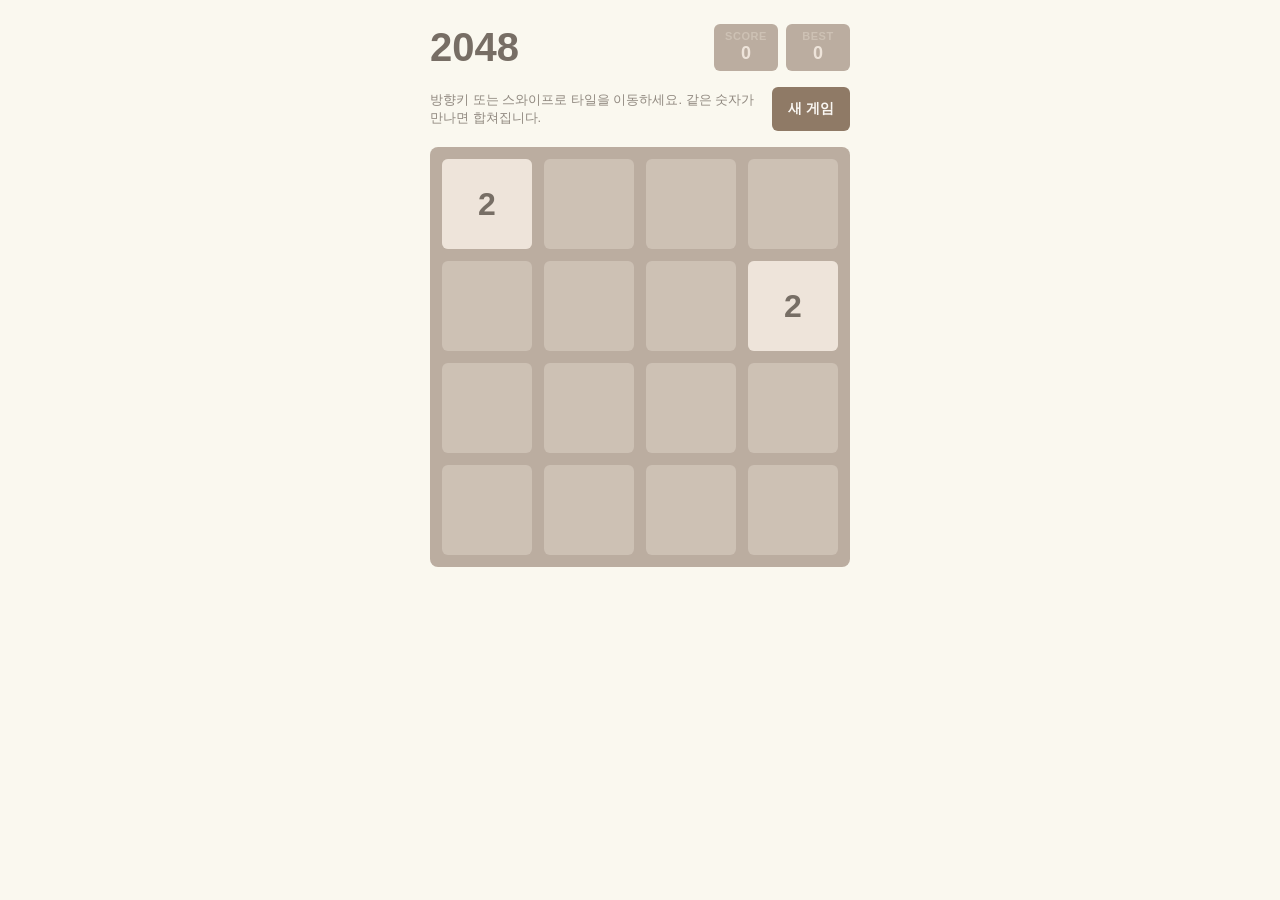
<file: apps/2048/index.html>
<!DOCTYPE html>
<html lang="ko">
<head>
<meta charset="UTF-8">
<meta name="viewport" content="width=device-width, initial-scale=1.0, maximum-scale=1.0, user-scalable=no">
<title>2048</title>
<link rel="stylesheet" href="style.css">
</head>
<body>
  <div class="app">
    <header class="app__header">
      <h1 class="app__title">2048</h1>
      <div class="scoreboard">
        <div class="scoreboard__box">
          <span class="scoreboard__label">SCORE</span>
          <span class="scoreboard__value" id="currentScore">0</span>
        </div>
        <div class="scoreboard__box">
          <span class="scoreboard__label">BEST</span>
          <span class="scoreboard__value" id="bestScore">0</span>
        </div>
      </div>
    </header>

    <div class="app__controls">
      <p class="app__hint">방향키 또는 스와이프로 타일을 이동하세요. 같은 숫자가 만나면 합쳐집니다.</p>
      <button type="button" class="btn btn--new-game" id="newGameBtn">새 게임</button>
    </div>

    <main class="board-wrap">
      <div class="board" id="board" aria-label="2048 게임 보드">
        <div class="board__grid" id="boardGrid"></div>
        <div class="board__tiles" id="boardTiles"></div>

        <div class="overlay overlay--hidden" id="winOverlay">
          <div class="overlay__panel">
            <p class="overlay__title">You Win!</p>
            <div class="overlay__actions">
              <button type="button" class="btn btn--primary" id="keepGoingBtn">계속하기</button>
              <button type="button" class="btn" id="winNewGameBtn">새 게임 시작</button>
            </div>
          </div>
        </div>

        <div class="overlay overlay--hidden" id="gameOverOverlay">
          <div class="overlay__panel">
            <p class="overlay__title">Game Over</p>
            <p class="overlay__score">최종 점수: <span id="finalScore">0</span></p>
            <div class="overlay__actions">
              <button type="button" class="btn btn--primary" id="restartBtn">다시 시작</button>
            </div>
          </div>
        </div>
      </div>
    </main>
  </div>

  <script src="script.js"></script>
</body>
</html>
</file>
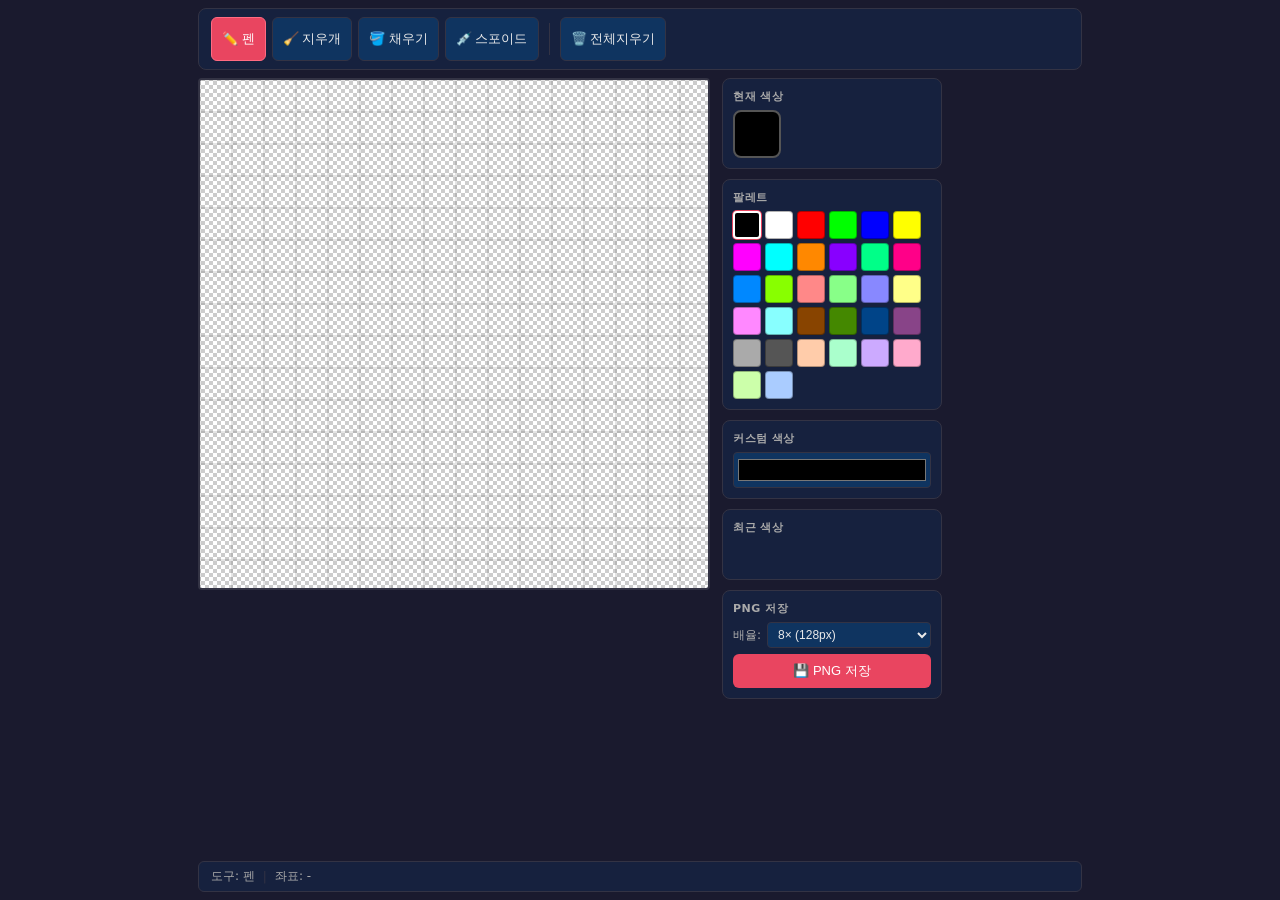
<file: apps/pixel-art/index.html>
<!DOCTYPE html>
<html lang="ko">
<head>
  <meta charset="UTF-8">
  <meta name="viewport" content="width=device-width, initial-scale=1.0">
  <title>픽셀 아트 에디터</title>
  <script>var _p=location.pathname;if(!_p.endsWith('/')&&!_p.split('/').pop().includes('.'))history.replaceState(null,'',_p+'/');</script>
  <link rel="stylesheet" href="style.css">
</head>
<body>
  <div id="app">
    <div id="toolbar">
      <button class="tool-btn active" data-tool="pen" title="펜 (P)">✏️ 펜</button>
      <button class="tool-btn" data-tool="eraser" title="지우개 (E)">🧹 지우개</button>
      <button class="tool-btn" data-tool="fill" title="채우기 (F)">🪣 채우기</button>
      <button class="tool-btn" data-tool="eyedropper" title="스포이드 (I)">💉 스포이드</button>
      <div class="toolbar-divider"></div>
      <button class="tool-btn" id="clear-btn" title="전체 지우기">🗑️ 전체지우기</button>
    </div>

    <div id="main">
      <div id="canvas-wrapper">
        <div id="pixel-canvas"></div>
      </div>

      <div id="sidebar">
        <div class="sidebar-section">
          <div class="section-label">현재 색상</div>
          <div id="current-color-preview"></div>
        </div>

        <div class="sidebar-section">
          <div class="section-label">팔레트</div>
          <div id="palette"></div>
        </div>

        <div class="sidebar-section">
          <div class="section-label">커스텀 색상</div>
          <input type="color" id="color-picker" value="#000000">
        </div>

        <div class="sidebar-section">
          <div class="section-label">최근 색상</div>
          <div id="recent-colors"></div>
        </div>

        <div class="sidebar-section">
          <div class="section-label">PNG 저장</div>
          <div class="export-row">
            <label for="export-scale">배율:</label>
            <select id="export-scale">
              <option value="1">1× (16px)</option>
              <option value="8" selected>8× (128px)</option>
              <option value="16">16× (256px)</option>
              <option value="32">32× (512px)</option>
            </select>
          </div>
          <button id="export-btn">💾 PNG 저장</button>
        </div>
      </div>
    </div>

    <div id="statusbar">
      <span id="status-tool">도구: 펜</span>
      <span class="status-divider">|</span>
      <span id="status-coord">좌표: -</span>
    </div>
  </div>

  <script src="script.js"></script>
</body>
</html>
</file>
<file: apps/2048/style.css>
/* ==========================================================================
   2048 - style.css
   ========================================================================== */

:root {
  --color-bg: #faf8ef;
  --color-text: #776e65;
  --color-board-bg: #bbada0;
  --color-cell-bg: rgba(238, 228, 218, 0.35);
  --color-btn-bg: #8f7a66;
  --color-btn-bg-hover: #9f8b76;
  --color-overlay-bg: rgba(238, 228, 218, 0.73);
  --color-overlay-win-bg: rgba(237, 194, 46, 0.82);

  --tile-2-bg: #eee4da;
  --tile-2-text: #776e65;
  --tile-4-bg: #ede0c8;
  --tile-4-text: #776e65;
  --tile-8-bg: #f2b179;
  --tile-8-text: #f9f6f2;
  --tile-16-bg: #f59563;
  --tile-16-text: #f9f6f2;
  --tile-32-bg: #f67c5f;
  --tile-32-text: #f9f6f2;
  --tile-64-bg: #f65e3b;
  --tile-64-text: #f9f6f2;
  --tile-128-bg: #edcf72;
  --tile-128-text: #f9f6f2;
  --tile-256-bg: #edcc61;
  --tile-256-text: #f9f6f2;
  --tile-512-bg: #edc850;
  --tile-512-text: #f9f6f2;
  --tile-1024-bg: #edc53f;
  --tile-1024-text: #f9f6f2;
  --tile-2048-bg: #edc22e;
  --tile-2048-text: #f9f6f2;
  --tile-super-bg: #3c3a32;
  --tile-super-text: #f9f6f2;

  --board-size: min(90vw, 420px);
  --gap: clamp(8px, 2vw, 12px);
}

@media (prefers-color-scheme: dark) {
  :root {
    --color-bg: #1c1a17;
    --color-text: #eee4da;
    --color-board-bg: #4a443c;
    --color-cell-bg: rgba(255, 255, 255, 0.08);
    --color-btn-bg: #8f7a66;
    --color-btn-bg-hover: #a68e77;
    --color-overlay-bg: rgba(28, 26, 23, 0.82);
  }
}

* {
  box-sizing: border-box;
}

body {
  margin: 0;
  min-height: 100vh;
  background: var(--color-bg);
  color: var(--color-text);
  font-family: -apple-system, BlinkMacSystemFont, "Segoe UI", Roboto, "Helvetica Neue", Arial, sans-serif;
  display: flex;
  justify-content: center;
  padding: 24px 16px 48px;
}

.app {
  width: 100%;
  max-width: 480px;
  display: flex;
  flex-direction: column;
  align-items: center;
  gap: 16px;
}

.app__header {
  width: var(--board-size);
  display: flex;
  align-items: center;
  justify-content: space-between;
  gap: 12px;
}

.app__title {
  margin: 0;
  font-size: clamp(28px, 8vw, 40px);
  font-weight: 700;
}

.scoreboard {
  display: flex;
  gap: 8px;
}

.scoreboard__box {
  min-width: 64px;
  background: var(--color-board-bg);
  color: #eee4da;
  border-radius: 6px;
  padding: 6px 10px;
  display: flex;
  flex-direction: column;
  align-items: center;
  line-height: 1.2;
}

.scoreboard__label {
  font-size: 11px;
  font-weight: 700;
  letter-spacing: 0.05em;
  color: #cdc1b4;
}

.scoreboard__value {
  font-size: 18px;
  font-weight: 700;
}

.app__controls {
  width: var(--board-size);
  display: flex;
  align-items: center;
  justify-content: space-between;
  gap: 12px;
}

.app__hint {
  margin: 0;
  font-size: 13px;
  color: var(--color-text);
  opacity: 0.8;
  flex: 1;
}

.btn {
  appearance: none;
  border: none;
  border-radius: 6px;
  background: var(--color-btn-bg);
  color: #f9f6f2;
  font-weight: 700;
  font-size: 14px;
  padding: 12px 16px;
  min-height: 44px;
  min-width: 44px;
  cursor: pointer;
  transition: background-color 0.15s ease;
  white-space: nowrap;
}

.btn:hover {
  background: var(--color-btn-bg-hover);
}

.btn:active {
  transform: translateY(1px);
}

.btn--primary {
  background: #f2b179;
  color: #776e65;
}

.btn--primary:hover {
  background: #f4c39a;
}

.board-wrap {
  width: var(--board-size);
}

.board {
  position: relative;
  width: var(--board-size);
  height: var(--board-size);
  background: var(--color-board-bg);
  border-radius: 8px;
  padding: var(--gap);
  touch-action: none;
  user-select: none;
}

.board__grid {
  position: absolute;
  inset: var(--gap);
  display: grid;
  grid-template-columns: repeat(4, 1fr);
  grid-template-rows: repeat(4, 1fr);
  gap: var(--gap);
}

.board__grid .cell {
  background: var(--color-cell-bg);
  border-radius: 6px;
}

.board__tiles {
  position: absolute;
  inset: var(--gap);
}

.tile {
  position: absolute;
  top: 0;
  left: 0;
  display: flex;
  align-items: center;
  justify-content: center;
  border-radius: 6px;
  font-weight: 700;
  font-size: clamp(16px, 6vw, 32px);
  background: var(--tile-2-bg);
  color: var(--tile-2-text);
  transition: transform 0.12s ease-in-out;
  will-change: transform;
}

.tile--new {
  animation: tile-pop 0.18s ease;
}

.tile--merged {
  animation: tile-pulse 0.16s ease;
}

@keyframes tile-pop {
  0% {
    transform-origin: center;
    scale: 0;
  }
  80% {
    scale: 1.1;
  }
  100% {
    scale: 1;
  }
}

@keyframes tile-pulse {
  0% {
    scale: 1;
  }
  50% {
    scale: 1.15;
  }
  100% {
    scale: 1;
  }
}

.tile[data-value="2"] { background: var(--tile-2-bg); color: var(--tile-2-text); }
.tile[data-value="4"] { background: var(--tile-4-bg); color: var(--tile-4-text); }
.tile[data-value="8"] { background: var(--tile-8-bg); color: var(--tile-8-text); }
.tile[data-value="16"] { background: var(--tile-16-bg); color: var(--tile-16-text); }
.tile[data-value="32"] { background: var(--tile-32-bg); color: var(--tile-32-text); }
.tile[data-value="64"] { background: var(--tile-64-bg); color: var(--tile-64-text); }
.tile[data-value="128"] { background: var(--tile-128-bg); color: var(--tile-128-text); font-size: clamp(14px, 5.2vw, 28px); }
.tile[data-value="256"] { background: var(--tile-256-bg); color: var(--tile-256-text); font-size: clamp(14px, 5.2vw, 28px); }
.tile[data-value="512"] { background: var(--tile-512-bg); color: var(--tile-512-text); font-size: clamp(14px, 5.2vw, 28px); }
.tile[data-value="1024"] { background: var(--tile-1024-bg); color: var(--tile-1024-text); font-size: clamp(12px, 4.6vw, 24px); }
.tile[data-value="2048"] { background: var(--tile-2048-bg); color: var(--tile-2048-text); font-size: clamp(12px, 4.6vw, 24px); }
.tile[data-super] { background: var(--tile-super-bg); color: var(--tile-super-text); font-size: clamp(12px, 4.2vw, 22px); }

.overlay {
  position: absolute;
  inset: 0;
  border-radius: 8px;
  background: var(--color-overlay-bg);
  display: flex;
  align-items: center;
  justify-content: center;
  z-index: 10;
  transition: opacity 0.15s ease;
}

.overlay--hidden {
  display: none;
}

.overlay__panel {
  text-align: center;
  display: flex;
  flex-direction: column;
  align-items: center;
  gap: 12px;
  padding: 16px;
}

.overlay__title {
  margin: 0;
  font-size: clamp(28px, 8vw, 40px);
  font-weight: 700;
  color: var(--color-text);
}

.overlay__score {
  margin: 0;
  font-size: 16px;
  font-weight: 600;
  color: var(--color-text);
}

.overlay__actions {
  display: flex;
  gap: 10px;
  flex-wrap: wrap;
  justify-content: center;
}

#winOverlay {
  background: var(--color-overlay-win-bg);
}

@media (max-width: 380px) {
  .app__header {
    flex-direction: column;
    align-items: flex-start;
    gap: 8px;
  }

  .app__controls {
    flex-direction: column;
    align-items: stretch;
  }

  .btn--new-game {
    width: 100%;
  }
}
</file>
<file: apps/pixel-art/style.css>
:root {
  --cell-size: clamp(16px, calc(min(90vw, 60vh) / 16), 32px);
  --grid-size: calc(var(--cell-size) * 16);
  --bg: #1a1a2e;
  --surface: #16213e;
  --surface2: #0f3460;
  --accent: #e94560;
  --text: #eaeaea;
  --text-muted: #aaa;
  --border: #334;
}

* {
  box-sizing: border-box;
  margin: 0;
  padding: 0;
}

body {
  background: var(--bg);
  color: var(--text);
  font-family: 'Segoe UI', system-ui, sans-serif;
  font-size: 13px;
  min-height: 100vh;
  display: flex;
  align-items: flex-start;
  justify-content: center;
}

#app {
  display: flex;
  flex-direction: column;
  width: 100%;
  max-width: 900px;
  min-height: 100vh;
  padding: 8px;
  gap: 8px;
}

/* ─── Toolbar ─── */
#toolbar {
  display: flex;
  flex-wrap: wrap;
  align-items: center;
  gap: 6px;
  background: var(--surface);
  border: 1px solid var(--border);
  border-radius: 8px;
  padding: 8px 12px;
}

.toolbar-divider {
  width: 1px;
  height: 32px;
  background: var(--border);
  margin: 0 4px;
}

.tool-btn {
  display: flex;
  align-items: center;
  gap: 4px;
  min-width: 44px;
  min-height: 44px;
  padding: 6px 10px;
  border: 1px solid var(--border);
  border-radius: 6px;
  background: var(--surface2);
  color: var(--text);
  font-size: 13px;
  cursor: pointer;
  transition: background 0.15s, border-color 0.15s, transform 0.1s;
  white-space: nowrap;
}

.tool-btn:hover {
  background: #1a4a7a;
  border-color: #557;
}

.tool-btn.active {
  background: var(--accent);
  border-color: #ff6b82;
  color: #fff;
}

.tool-btn:active {
  transform: scale(0.96);
}

/* ─── Main layout ─── */
#main {
  display: flex;
  flex-direction: row;
  gap: 12px;
  flex: 1;
  align-items: flex-start;
}

/* ─── Canvas ─── */
#canvas-wrapper {
  display: flex;
  align-items: flex-start;
  justify-content: center;
  flex-shrink: 0;
}

#pixel-canvas {
  display: grid;
  grid-template-columns: repeat(16, var(--cell-size));
  width: var(--grid-size);
  height: var(--grid-size);
  border: 2px solid var(--border);
  border-radius: 4px;
  overflow: hidden;
  user-select: none;
  -webkit-user-select: none;
}

.cell {
  width: var(--cell-size);
  height: var(--cell-size);
  box-sizing: border-box;
  border: 1px solid rgba(0, 0, 0, 0.1);
  cursor: crosshair;
  /* Checkerboard pattern for transparency */
  background-image:
    linear-gradient(45deg, #ccc 25%, transparent 25%),
    linear-gradient(-45deg, #ccc 25%, transparent 25%),
    linear-gradient(45deg, transparent 75%, #ccc 75%),
    linear-gradient(-45deg, transparent 75%, #ccc 75%);
  background-size: 8px 8px;
  background-position: 0 0, 0 4px, 4px -4px, -4px 0px;
  background-color: white;
  transition: filter 0.05s;
}

.cell:hover {
  filter: brightness(0.85);
}

/* ─── Sidebar ─── */
#sidebar {
  display: flex;
  flex-direction: column;
  gap: 10px;
  flex: 1;
  min-width: 160px;
  max-width: 220px;
}

.sidebar-section {
  background: var(--surface);
  border: 1px solid var(--border);
  border-radius: 8px;
  padding: 10px;
  display: flex;
  flex-direction: column;
  gap: 6px;
}

.section-label {
  font-size: 11px;
  color: var(--text-muted);
  text-transform: uppercase;
  letter-spacing: 0.5px;
  font-weight: 600;
}

/* Current color preview */
#current-color-preview {
  width: 48px;
  height: 48px;
  border-radius: 8px;
  border: 2px solid #555;
  background: #000;
  cursor: pointer;
  align-self: flex-start;
}

/* Palette */
#palette {
  display: flex;
  flex-wrap: wrap;
  gap: 4px;
}

.swatch {
  width: 28px;
  height: 28px;
  border-radius: 4px;
  border: 1px solid rgba(0,0,0,0.3);
  cursor: pointer;
  transition: transform 0.1s, box-shadow 0.1s;
  flex-shrink: 0;
}

.swatch:hover {
  transform: scale(1.2);
  box-shadow: 0 2px 8px rgba(0,0,0,0.5);
  z-index: 1;
  position: relative;
}

.swatch.selected {
  border: 2px solid #fff;
  box-shadow: 0 0 0 1px var(--accent);
}

/* Color picker */
#color-picker {
  width: 100%;
  height: 36px;
  border: 1px solid var(--border);
  border-radius: 4px;
  padding: 2px;
  background: var(--surface2);
  cursor: pointer;
}

/* Recent colors */
#recent-colors {
  display: flex;
  flex-wrap: wrap;
  gap: 4px;
  min-height: 28px;
}

/* Export */
.export-row {
  display: flex;
  align-items: center;
  gap: 6px;
}

.export-row label {
  color: var(--text-muted);
  font-size: 12px;
  white-space: nowrap;
}

#export-scale {
  flex: 1;
  background: var(--surface2);
  color: var(--text);
  border: 1px solid var(--border);
  border-radius: 4px;
  padding: 4px 6px;
  font-size: 12px;
}

#export-btn {
  width: 100%;
  padding: 8px;
  background: var(--accent);
  color: #fff;
  border: none;
  border-radius: 6px;
  font-size: 13px;
  cursor: pointer;
  transition: background 0.15s, transform 0.1s;
}

#export-btn:hover {
  background: #c73652;
}

#export-btn:active {
  transform: scale(0.97);
}

/* ─── Statusbar ─── */
#statusbar {
  display: flex;
  align-items: center;
  gap: 8px;
  background: var(--surface);
  border: 1px solid var(--border);
  border-radius: 6px;
  padding: 6px 12px;
  font-size: 12px;
  color: var(--text-muted);
}

.status-divider {
  color: var(--border);
}

/* ─── Mobile ─── */
@media (max-width: 600px) {
  :root {
    --cell-size: clamp(16px, calc(min(90vw, 55vw) / 16), 28px);
  }

  #main {
    flex-direction: column;
    align-items: center;
  }

  #sidebar {
    flex-direction: row;
    flex-wrap: nowrap;
    max-width: 100%;
    width: 100%;
    overflow-x: auto;
    padding-bottom: 4px;
    gap: 8px;
  }

  .sidebar-section {
    flex-shrink: 0;
    min-width: 140px;
  }

  #toolbar {
    gap: 4px;
    padding: 6px 8px;
  }

  .tool-btn {
    font-size: 11px;
    padding: 6px 8px;
    min-height: 44px;
  }
}
</file>
